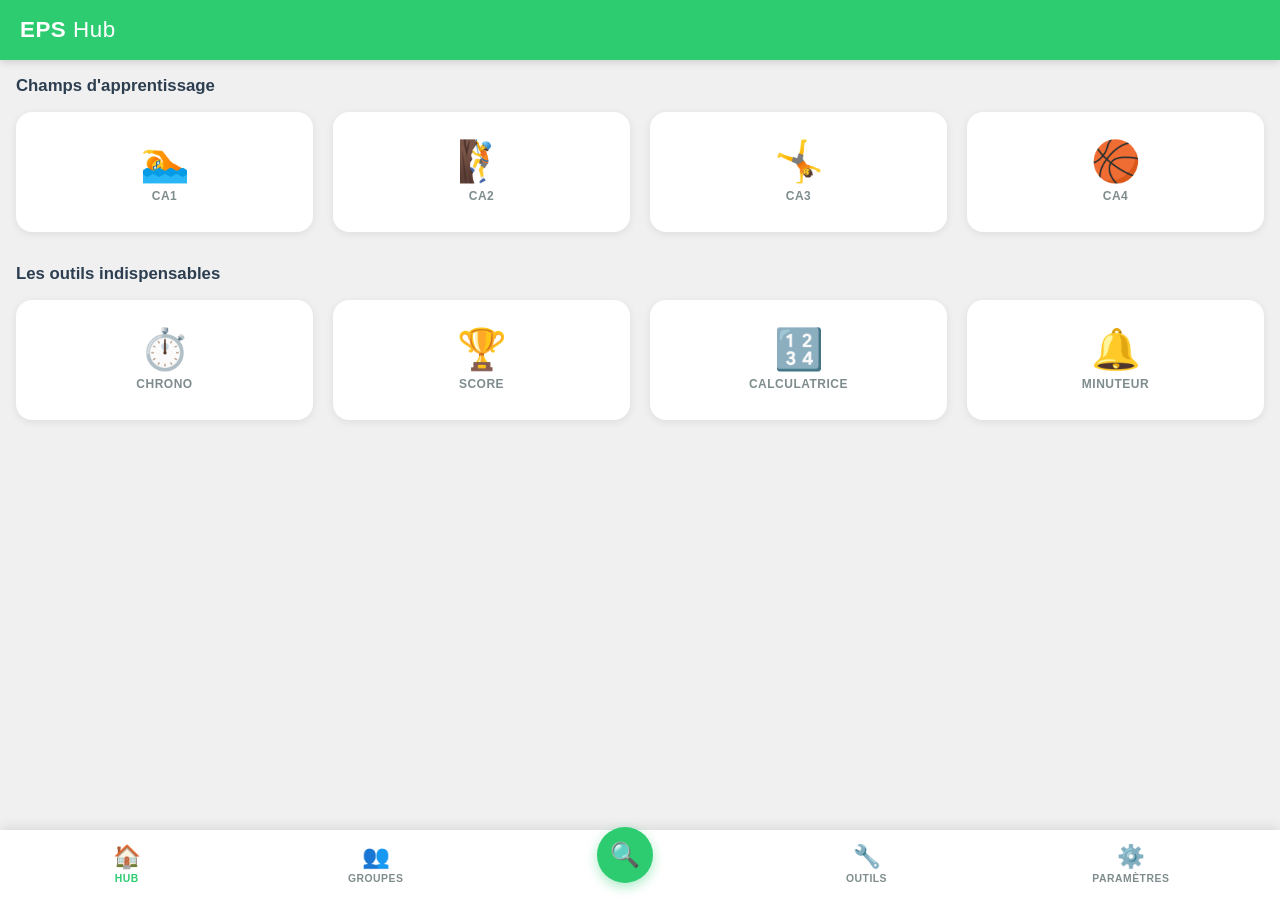
<file: index.html>
<!DOCTYPE html>
<html lang="fr">
<head>
  <meta charset="UTF-8" />
  <meta name="viewport" content="width=device-width, initial-scale=1.0" />
  <meta name="theme-color" content="#2ecc71" />
  <title>EPS Hub</title>

  <!-- PWA Manifest -->
  <link rel="manifest" href="manifest.json" />

  <!-- Styles -->
  <link rel="stylesheet" href="css/main.css" />
</head>
<body>

  <!-- ===== HEADER FIXE ===== -->
  <header class="app-header">
    <span class="header-logo"><strong>EPS</strong> Hub</span>
  </header>

  <!-- ===== ZONE PRINCIPALE (modules injectés ici) ===== -->
  <main id="app-main" class="app-main">
    <!-- Le contenu des modules est chargé dynamiquement -->
  </main>

  <!-- ===== BARRE DE NAVIGATION BAS ===== -->
  <nav class="app-nav">
    <button class="nav-btn active" data-module="hub">
      <span class="nav-icon">🏠</span>
      <span class="nav-label">Hub</span>
    </button>
    <button class="nav-btn" data-module="groupes">
      <span class="nav-icon">👥</span>
      <span class="nav-label">Groupes</span>
    </button>

    <!-- Bouton central recherche -->
    <button class="nav-btn nav-btn--center" data-module="recherche">
      <span class="nav-icon">🔍</span>
    </button>

    <button class="nav-btn" data-module="outils">
      <span class="nav-icon">🔧</span>
      <span class="nav-label">Outils</span>
    </button>
    <button class="nav-btn" data-module="parametres">
      <span class="nav-icon">⚙️</span>
      <span class="nav-label">Paramètres</span>
    </button>
  </nav>

  <!-- Scripts -->
  <script src="js/router.js"></script>
  <script src="js/app.js"></script>

</body>
</html>
</file>
<file: css/main.css>
/* 📄 Fichier : /css/main.css */
/* 🎯 Rôle : Styles globaux — reset, header, navigation, layout */

/* ===== VARIABLES GLOBALES ===== */
:root {
  --couleur-principale: #2ecc71;
  --couleur-principale-fonce: #27ae60;
  --couleur-fond: #f0f0f0;
  --couleur-fond-carte: #ffffff;
  --couleur-texte: #2c3e50;
  --couleur-texte-leger: #7f8c8d;
  --hauteur-header: 60px;
  --hauteur-nav: 70px;
  --rayon-carte: 16px;
  --ombre-carte: 0 2px 8px rgba(0,0,0,0.08);
}

/* ===== RESET ===== */
*, *::before, *::after {
  box-sizing: border-box;
  margin: 0;
  padding: 0;
}

body {
  font-family: -apple-system, BlinkMacSystemFont, 'Segoe UI', sans-serif;
  background-color: var(--couleur-fond);
  color: var(--couleur-texte);
  /* Empêche le scroll horizontal */
  overflow-x: hidden;
}

/* ===== HEADER ===== */
.app-header {
  position: fixed;
  top: 0;
  left: 0;
  right: 0;
  height: var(--hauteur-header);
  background-color: var(--couleur-principale);
  display: flex;
  align-items: center;
  padding: 0 20px;
  z-index: 100;
  box-shadow: 0 2px 8px rgba(0,0,0,0.15);
}

.header-logo {
  color: white;
  font-size: 1.4rem;
  letter-spacing: 0.5px;
}

.header-logo strong {
  font-weight: 800;
}

/* ===== ZONE CONTENU PRINCIPAL ===== */
.app-main {
  margin-top: var(--hauteur-header);
  margin-bottom: var(--hauteur-nav);
  min-height: calc(100vh - var(--hauteur-header) - var(--hauteur-nav));
  padding: 16px;
  overflow-y: auto;
  width: 100%;
  box-sizing: border-box;
}

/* ===== BARRE DE NAVIGATION BAS ===== */
.app-nav {
  position: fixed;
  bottom: 0;
  left: 0;
  right: 0;
  height: var(--hauteur-nav);
  background-color: white;
  display: flex;
  align-items: center;
  justify-content: space-around;
  z-index: 100;
  box-shadow: 0 -2px 12px rgba(0,0,0,0.1);
  padding: 0 8px;
}

/* Bouton de navigation standard */
.nav-btn {
  display: flex;
  flex-direction: column;
  align-items: center;
  justify-content: center;
  gap: 4px;
  background: none;
  border: none;
  cursor: pointer;
  padding: 8px 12px;
  border-radius: 12px;
  color: var(--couleur-texte-leger);
  transition: color 0.2s;
  min-width: 56px;
}

.nav-btn.active {
  color: var(--couleur-principale);
}

.nav-icon {
  font-size: 1.4rem;
  line-height: 1;
}

.nav-label {
  font-size: 0.65rem;
  font-weight: 600;
  text-transform: uppercase;
  letter-spacing: 0.5px;
}

/* Bouton central (loupe) */
.nav-btn--center {
  background-color: var(--couleur-principale);
  border-radius: 50%;
  width: 56px;
  height: 56px;
  margin-top: -20px;
  box-shadow: 0 4px 12px rgba(46,204,113,0.4);
  color: white;
}

.nav-btn--center .nav-icon {
  font-size: 1.5rem;
}

/* ===== MODULE VIDE / EN CONSTRUCTION ===== */
.module-vide {
  display: flex;
  align-items: center;
  justify-content: center;
  height: 200px;
  text-align: center;
  color: var(--couleur-texte-leger);
  font-size: 1rem;
}
</file>
